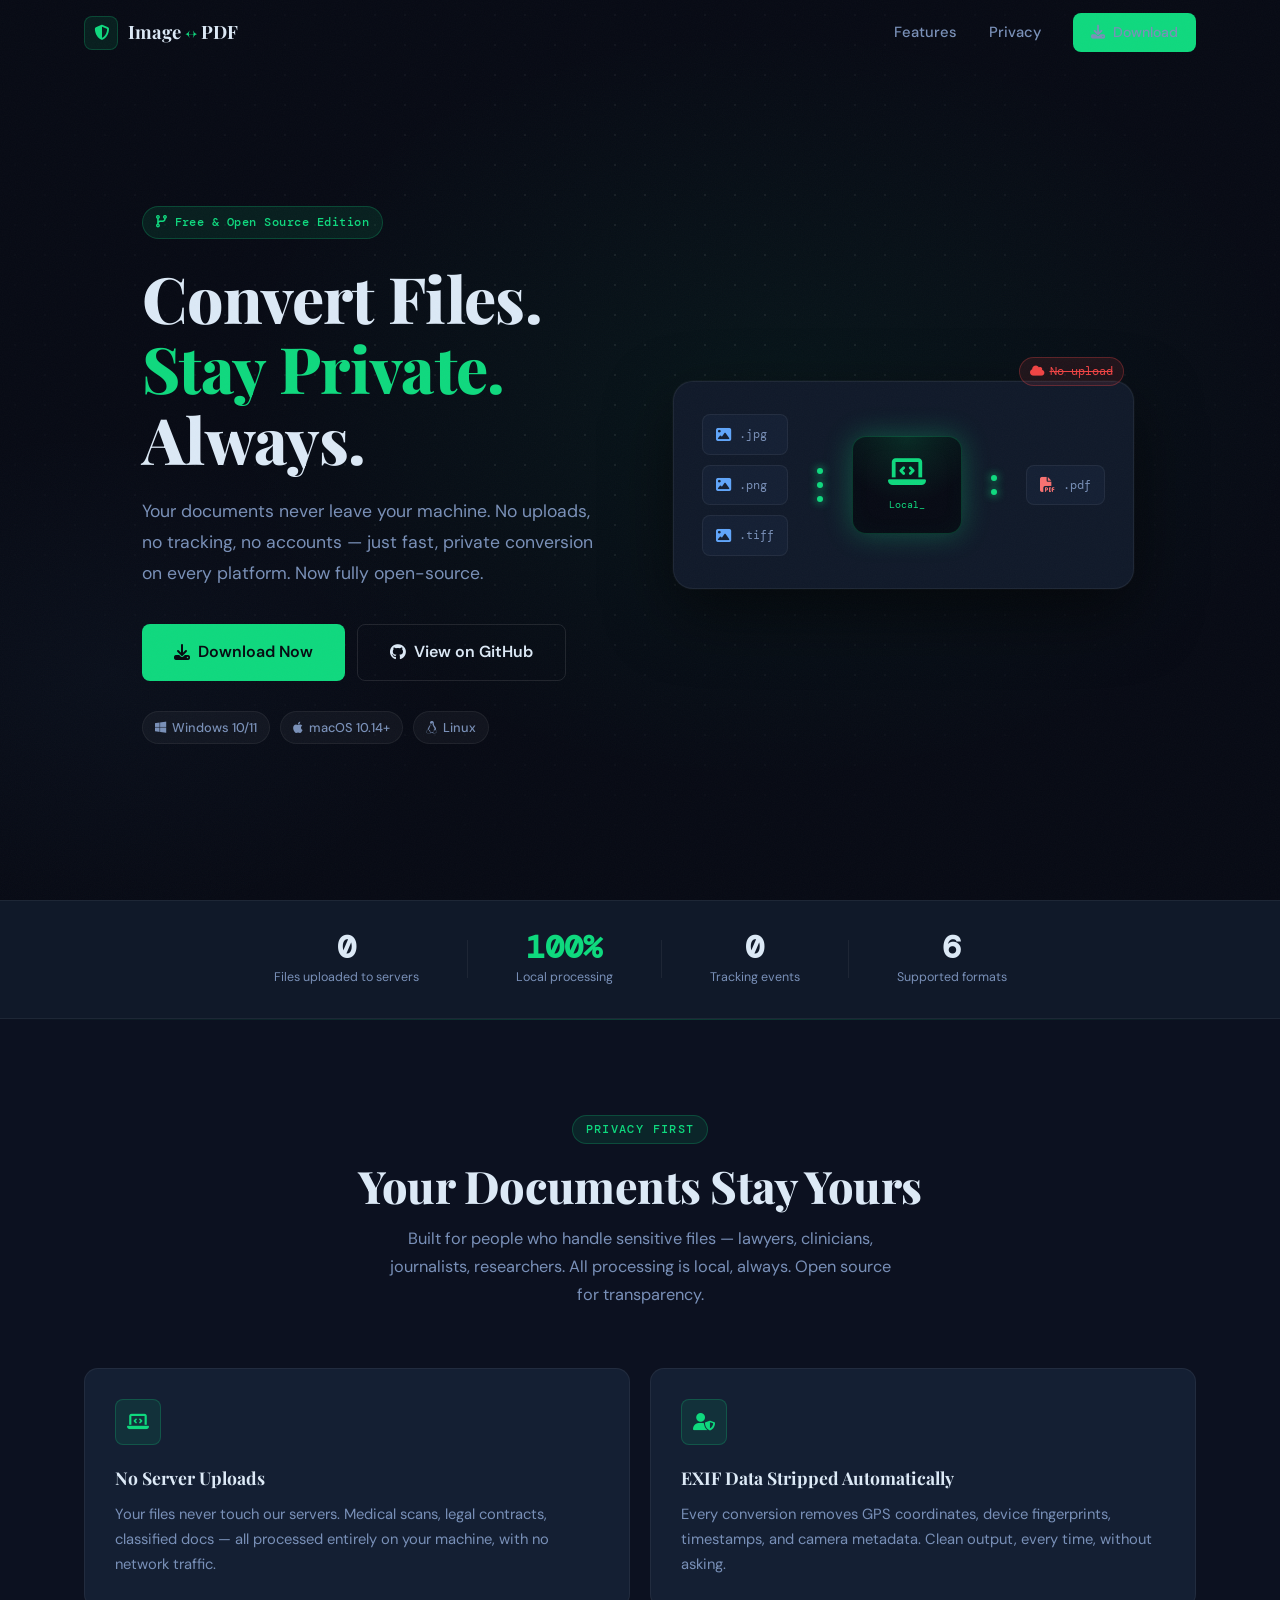
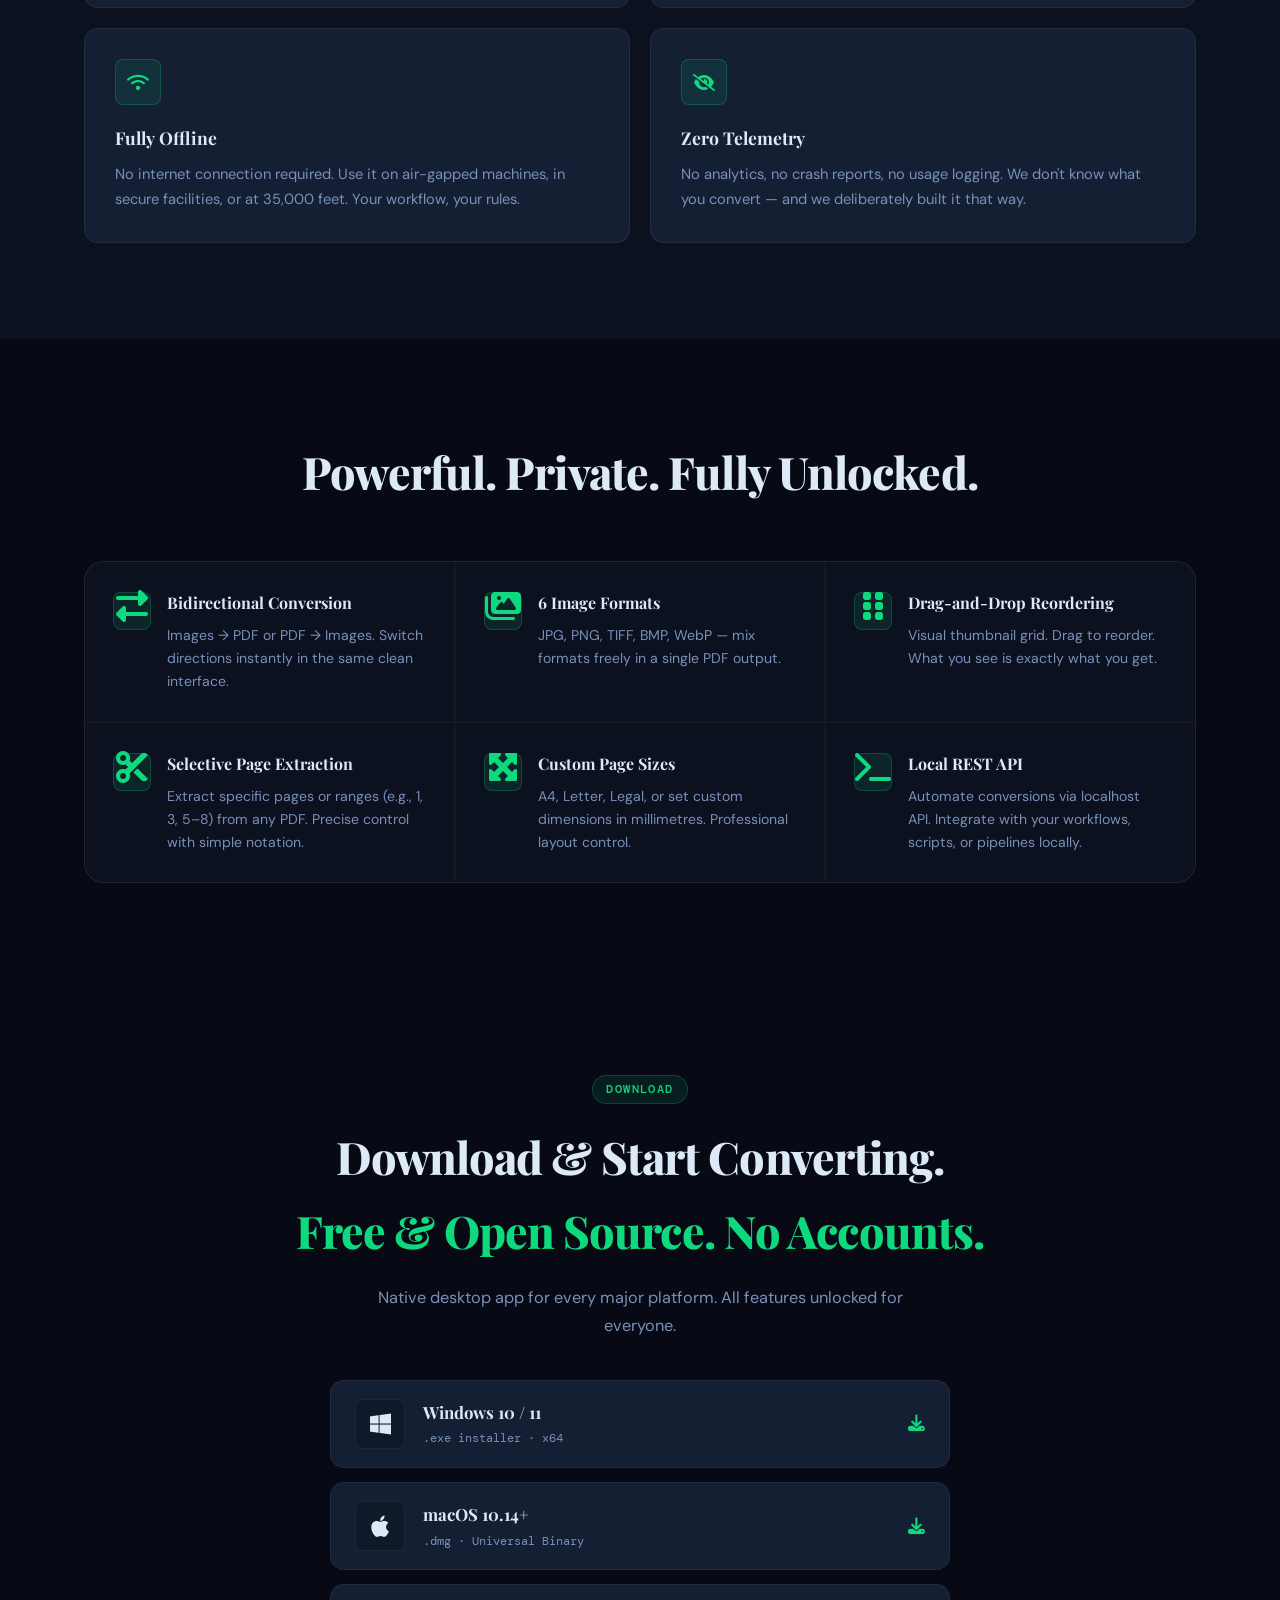
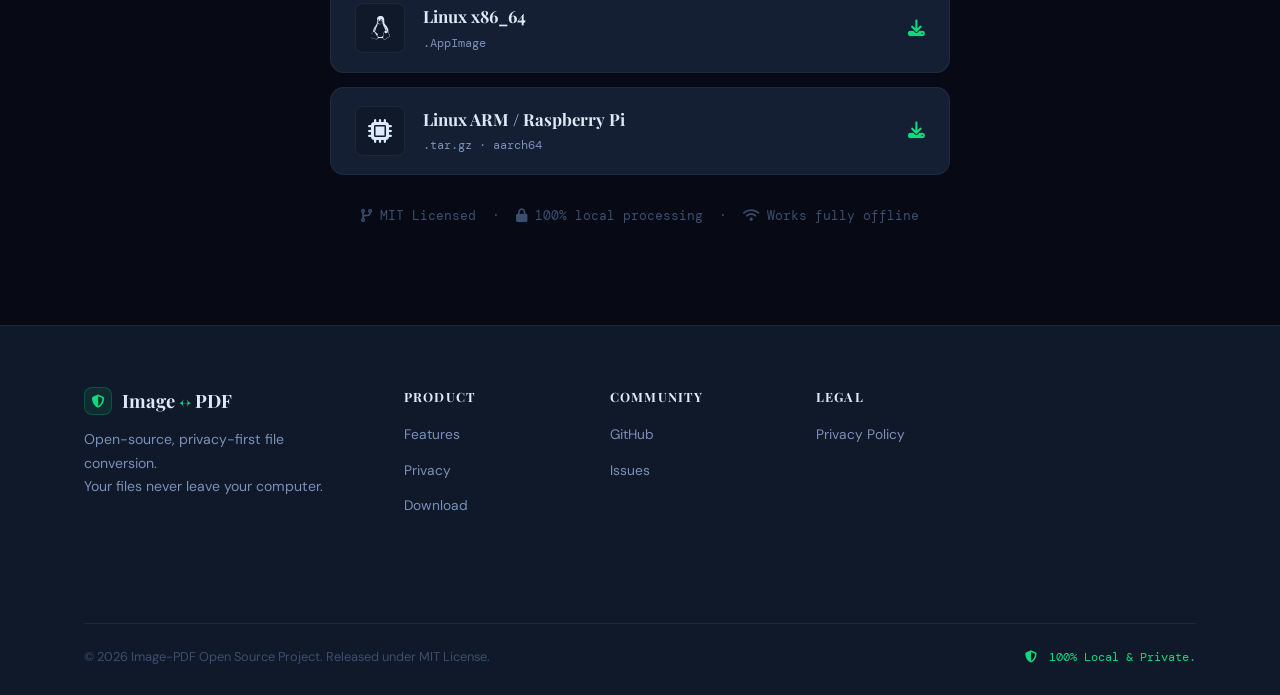
<file: landing-page/index.html>
<!DOCTYPE html>
<html lang="en">
<head>
    <meta charset="UTF-8">
    <meta name="viewport" content="width=device-width, initial-scale=1.0">
    <title>Image ↔ PDF Converter — Open Source. Private. Secure.</title>
    <link rel="preconnect" href="https://fonts.googleapis.com">
    <link rel="preconnect" href="https://fonts.gstatic.com" crossorigin>
    <link href="https://fonts.googleapis.com/css2?family=Playfair+Display:ital,wght@0,700;0,800;0,900;1,700&family=DM+Mono:wght@300;400;500&family=DM+Sans:ital,opsz,wght@0,9..40,400;0,9..40,500;0,9..40,600;1,9..40,400&display=swap" rel="stylesheet">
    <link rel="stylesheet" href="css/styles.css">
    <link rel="stylesheet" href="https://cdnjs.cloudflare.com/ajax/libs/font-awesome/6.4.0/css/all.min.css">
</head>
<body>

    <!-- ── NAVIGATION ── -->
    <nav class="navbar" id="navbar">
        <div class="container">
            <div class="nav-brand">
                <div class="brand-icon">
                    <i class="fas fa-shield-halved"></i>
                </div>
                <span class="brand-name">Image <span class="brand-arrow">↔</span> PDF</span>
            </div>
            <ul class="nav-menu" id="navMenu">
                <li><a href="#features">Features</a></li>
                <li><a href="#privacy">Privacy</a></li>
                <li><a href="#download" class="btn btn-primary nav-cta"><i class="fas fa-download"></i> Download</a></li>
            </ul>
            <button class="nav-toggle" id="navToggle" aria-label="Toggle menu">
                <span></span><span></span><span></span>
            </button>
        </div>
    </nav>

    <!-- ── HERO ── -->
    <section class="hero">
        <div class="hero-bg-pattern"></div>
        <div class="container">
            <div class="hero-layout">

                <!-- Left: copy -->
                <div class="hero-content">
                    <div class="hero-badge">
                        <i class="fas fa-code-branch"></i>
                        Free & Open Source Edition
                    </div>
                    <h1 class="hero-title">
                        Convert Files.<br>
                        <span class="accent">Stay Private.</span><br>
                        Always.
                    </h1>
                    <p class="hero-subtitle">
                        Your documents never leave your machine. No uploads,
                        no tracking, no accounts — just fast, private conversion
                        on every platform. Now fully open-source.
                    </p>
                    <div class="hero-actions">
                        <a href="#download" class="btn btn-primary btn-large">
                            <i class="fas fa-download"></i>
                            Download Now
                        </a>
                        <a href="https://github.com/viyer-1/imagepdf" class="btn btn-ghost btn-large">
                            <i class="fab fa-github"></i>
                            View on GitHub
                        </a>
                    </div>
                    <div class="hero-platforms">
                        <span class="platform-badge"><i class="fab fa-windows"></i> Windows 10/11</span>
                        <span class="platform-badge"><i class="fab fa-apple"></i> macOS 10.14+</span>
                        <span class="platform-badge"><i class="fab fa-linux"></i> Linux</span>
                    </div>
                </div>

                <!-- Right: diagram -->
                <div class="hero-visual">
                    <div class="visual-wrap">
                        <div class="no-cloud">
                            <i class="fas fa-cloud"></i>
                            <span class="slash">No upload</span>
                        </div>
                        <div class="flow-diagram">
                            <!-- Input images -->
                            <div class="flow-col">
                                <div class="flow-file img" style="--d:0s">
                                    <i class="fas fa-image"></i><span class="mono">.jpg</span>
                                </div>
                                <div class="flow-file img" style="--d:.15s">
                                    <i class="fas fa-image"></i><span class="mono">.png</span>
                                </div>
                                <div class="flow-file img" style="--d:.3s">
                                    <i class="fas fa-image"></i><span class="mono">.tiff</span>
                                </div>
                            </div>
                            <!-- Arrow in -->
                            <div class="flow-track">
                                <div class="flow-particle" style="--p:0"></div>
                                <div class="flow-particle" style="--p:1"></div>
                                <div class="flow-particle" style="--p:2"></div>
                            </div>
                            <!-- Machine -->
                            <div class="flow-machine">
                                <div class="machine-glow"></div>
                                <i class="fas fa-laptop-code"></i>
                                <span class="mono">Local<span class="blink">_</span></span>
                            </div>
                            <!-- Arrow out -->
                            <div class="flow-track">
                                <div class="flow-particle" style="--p:0"></div>
                                <div class="flow-particle" style="--p:1"></div>
                            </div>
                            <!-- Output PDF -->
                            <div class="flow-col">
                                <div class="flow-file pdf">
                                    <i class="fas fa-file-pdf"></i><span class="mono">.pdf</span>
                                </div>
                            </div>
                        </div>
                    </div>
                </div>

            </div>
        </div>
    </section>

    <!-- ── STATS BAR ── -->
    <div class="stats-bar">
        <div class="container">
            <div class="stats-grid">
                <div class="stat-item reveal">
                    <span class="stat-number mono">0</span>
                    <span class="stat-label">Files uploaded to servers</span>
                </div>
                <div class="stat-divider"></div>
                <div class="stat-item reveal" style="transition-delay:.1s">
                    <span class="stat-number mono accent">100%</span>
                    <span class="stat-label">Local processing</span>
                </div>
                <div class="stat-divider"></div>
                <div class="stat-item reveal" style="transition-delay:.2s">
                    <span class="stat-number mono">0</span>
                    <span class="stat-label">Tracking events</span>
                </div>
                <div class="stat-divider"></div>
                <div class="stat-item reveal" style="transition-delay:.3s">
                    <span class="stat-number mono">6</span>
                    <span class="stat-label">Supported formats</span>
                </div>
            </div>
        </div>
    </div>

    <!-- ── PRIVACY PROMISE ── -->
    <section id="privacy" class="privacy-section">
        <div class="container">
            <div class="section-header">
                <div class="section-tag">Privacy First</div>
                <h2>Your Documents Stay Yours</h2>
                <p class="section-sub">
                    Built for people who handle sensitive files — lawyers, clinicians, journalists, researchers.
                    All processing is local, always. Open source for transparency.
                </p>
            </div>
            <div class="privacy-grid">
                <div class="privacy-card reveal">
                    <div class="card-icon green">
                        <i class="fas fa-laptop-code"></i>
                    </div>
                    <h3>No Server Uploads</h3>
                    <p>Your files never touch our servers. Medical scans, legal contracts, classified docs — all processed entirely on your machine, with no network traffic.</p>
                </div>
                <div class="privacy-card reveal" style="transition-delay:.08s">
                    <div class="card-icon green">
                        <i class="fas fa-user-shield"></i>
                    </div>
                    <h3>EXIF Data Stripped Automatically</h3>
                    <p>Every conversion removes GPS coordinates, device fingerprints, timestamps, and camera metadata. Clean output, every time, without asking.</p>
                </div>
                <div class="privacy-card reveal" style="transition-delay:.16s">
                    <div class="card-icon green">
                        <i class="fas fa-wifi"></i>
                    </div>
                    <h3>Fully Offline</h3>
                    <p>No internet connection required. Use it on air-gapped machines, in secure facilities, or at 35,000 feet. Your workflow, your rules.</p>
                </div>
                <div class="privacy-card reveal" style="transition-delay:.24s">
                    <div class="card-icon green">
                        <i class="fas fa-eye-slash"></i>
                    </div>
                    <h3>Zero Telemetry</h3>
                    <p>No analytics, no crash reports, no usage logging. We don't know what you convert — and we deliberately built it that way.</p>
                </div>
            </div>
        </div>
    </section>

    <!-- ── FEATURES ── -->
    <section id="features" class="features-section">
        <div class="container">
            <h2>Powerful. Private. Fully Unlocked.</h2>
            <div class="features-grid-large">
                <div class="feature-item reveal">
                    <div class="feature-icon-wrap">
                        <i class="fas fa-exchange-alt"></i>
                    </div>
                    <div class="feature-body">
                        <h3>Bidirectional Conversion</h3>
                        <p>Images → PDF or PDF → Images. Switch directions instantly in the same clean interface.</p>
                    </div>
                </div>
                <div class="feature-item reveal" style="transition-delay:.06s">
                    <div class="feature-icon-wrap">
                        <i class="fas fa-images"></i>
                    </div>
                    <div class="feature-body">
                        <h3>6 Image Formats</h3>
                        <p>JPG, PNG, TIFF, BMP, WebP — mix formats freely in a single PDF output.</p>
                    </div>
                </div>
                <div class="feature-item reveal" style="transition-delay:.12s">
                    <div class="feature-icon-wrap">
                        <i class="fas fa-grip-vertical"></i>
                    </div>
                    <div class="feature-body">
                        <h3>Drag-and-Drop Reordering</h3>
                        <p>Visual thumbnail grid. Drag to reorder. What you see is exactly what you get.</p>
                    </div>
                </div>
                <div class="feature-item reveal" style="transition-delay:.18s">
                    <div class="feature-icon-wrap">
                        <i class="fas fa-scissors"></i>
                    </div>
                    <div class="feature-body">
                        <h3>Selective Page Extraction</h3>
                        <p>Extract specific pages or ranges (e.g., 1, 3, 5–8) from any PDF. Precise control with simple notation.</p>
                    </div>
                </div>
                <div class="feature-item reveal" style="transition-delay:.24s">
                    <div class="feature-icon-wrap">
                        <i class="fas fa-expand-arrows-alt"></i>
                    </div>
                    <div class="feature-body">
                        <h3>Custom Page Sizes</h3>
                        <p>A4, Letter, Legal, or set custom dimensions in millimetres. Professional layout control.</p>
                    </div>
                </div>
                <div class="feature-item reveal" style="transition-delay:.30s">
                    <div class="feature-icon-wrap">
                        <i class="fas fa-terminal"></i>
                    </div>
                    <div class="feature-body">
                        <h3>Local REST API</h3>
                        <p>Automate conversions via localhost API. Integrate with your workflows, scripts, or pipelines locally.</p>
                    </div>
                </div>
            </div>
        </div>
    </section>

    <!-- ── DOWNLOAD ── -->
    <section id="download" class="download-section">
        <div class="container">
            <div class="section-tag">Download</div>
            <h2>Download & Start Converting.<br><span class="accent">Free & Open Source. No Accounts.</span></h2>
            <p class="section-sub" style="max-width:540px;margin:16px auto 0;">
                Native desktop app for every major platform. All features unlocked for everyone.
            </p>

            <div class="download-grid">
                <a href="#" class="download-card reveal">
                    <div class="download-os-icon"><i class="fab fa-windows"></i></div>
                    <div class="download-info">
                        <span class="download-name">Windows 10 / 11</span>
                        <span class="download-desc">.exe installer &middot; x64</span>
                    </div>
                    <i class="fas fa-download download-arrow"></i>
                </a>
                <a href="#" class="download-card reveal" style="transition-delay:.06s">
                    <div class="download-os-icon"><i class="fab fa-apple"></i></div>
                    <div class="download-info">
                        <span class="download-name">macOS 10.14+</span>
                        <span class="download-desc">.dmg &middot; Universal Binary</span>
                    </div>
                    <i class="fas fa-download download-arrow"></i>
                </a>
                <a href="#" class="download-card reveal" style="transition-delay:.12s">
                    <div class="download-os-icon"><i class="fab fa-linux"></i></div>
                    <div class="download-info">
                        <span class="download-name">Linux x86_64</span>
                        <span class="download-desc">.AppImage</span>
                    </div>
                    <i class="fas fa-download download-arrow"></i>
                </a>
                <a href="#" class="download-card reveal" style="transition-delay:.18s">
                    <div class="download-os-icon"><i class="fas fa-microchip"></i></div>
                    <div class="download-info">
                        <span class="download-name">Linux ARM / Raspberry Pi</span>
                        <span class="download-desc">.tar.gz &middot; aarch64</span>
                    </div>
                    <i class="fas fa-download download-arrow"></i>
                </a>
            </div>

            <p class="download-note">
                <i class="fas fa-code-branch"></i> MIT Licensed &nbsp;&middot;&nbsp;
                <i class="fas fa-lock"></i> 100% local processing &nbsp;&middot;&nbsp;
                <i class="fas fa-wifi"></i> Works fully offline
            </p>
        </div>
    </section>

    <!-- ── FOOTER ── -->
    <footer class="footer">
        <div class="container">
            <div class="footer-top">
                <div class="footer-brand">
                    <div class="nav-brand">
                        <div class="brand-icon small">
                            <i class="fas fa-shield-halved"></i>
                        </div>
                        <span class="brand-name">Image <span class="brand-arrow">↔</span> PDF</span>
                    </div>
                    <p class="footer-tagline">
                        Open-source, privacy-first file conversion.<br>
                        Your files never leave your computer.
                    </p>
                </div>
                <div class="footer-links">
                    <div class="footer-col">
                        <h4>Product</h4>
                        <ul>
                            <li><a href="#features">Features</a></li>
                            <li><a href="#privacy">Privacy</a></li>
                            <li><a href="#download">Download</a></li>
                        </ul>
                    </div>
                    <div class="footer-col">
                        <h4>Community</h4>
                        <ul>
                            <li><a href="https://github.com/viyer-1/imagepdf">GitHub</a></li>
                            <li><a href="https://github.com/viyer-1/imagepdf/issues">Issues</a></li>
                        </ul>
                    </div>
                    <div class="footer-col">
                        <h4>Legal</h4>
                        <ul>
                            <li><a href="privacy.html">Privacy Policy</a></li>
                        </ul>
                    </div>
                </div>
            </div>
            <div class="footer-bottom">
                <p>&copy; 2026 Image-PDF Open Source Project. Released under MIT License.</p>
                <p class="footer-privacy-note"><i class="fas fa-shield-halved"></i> 100% Local & Private.</p>
            </div>
        </div>
    </footer>

    <script>
        // ── Navbar scroll effect ──
        const navbar = document.getElementById('navbar');
        window.addEventListener('scroll', () => {
            navbar.classList.toggle('scrolled', window.scrollY > 40);
        }, { passive: true });

        // ── Mobile nav toggle ──
        const navToggle = document.getElementById('navToggle');
        const navMenu   = document.getElementById('navMenu');
        navToggle.addEventListener('click', () => {
            navMenu.classList.toggle('open');
            navToggle.classList.toggle('open');
        });
        navMenu.querySelectorAll('a').forEach(a => {
            a.addEventListener('click', () => {
                navMenu.classList.remove('open');
                navToggle.classList.remove('open');
            });
        });

        // ── Scroll-reveal (IntersectionObserver) ──
        const revealObserver = new IntersectionObserver((entries) => {
            entries.forEach(entry => {
                if (entry.isIntersecting) entry.target.classList.add('visible');
            });
        }, { threshold: 0.1, rootMargin: '0px 0px -40px 0px' });
        document.querySelectorAll('.reveal, .stat-item').forEach(el => revealObserver.observe(el));

    </script>
</body>
</html>
</file>
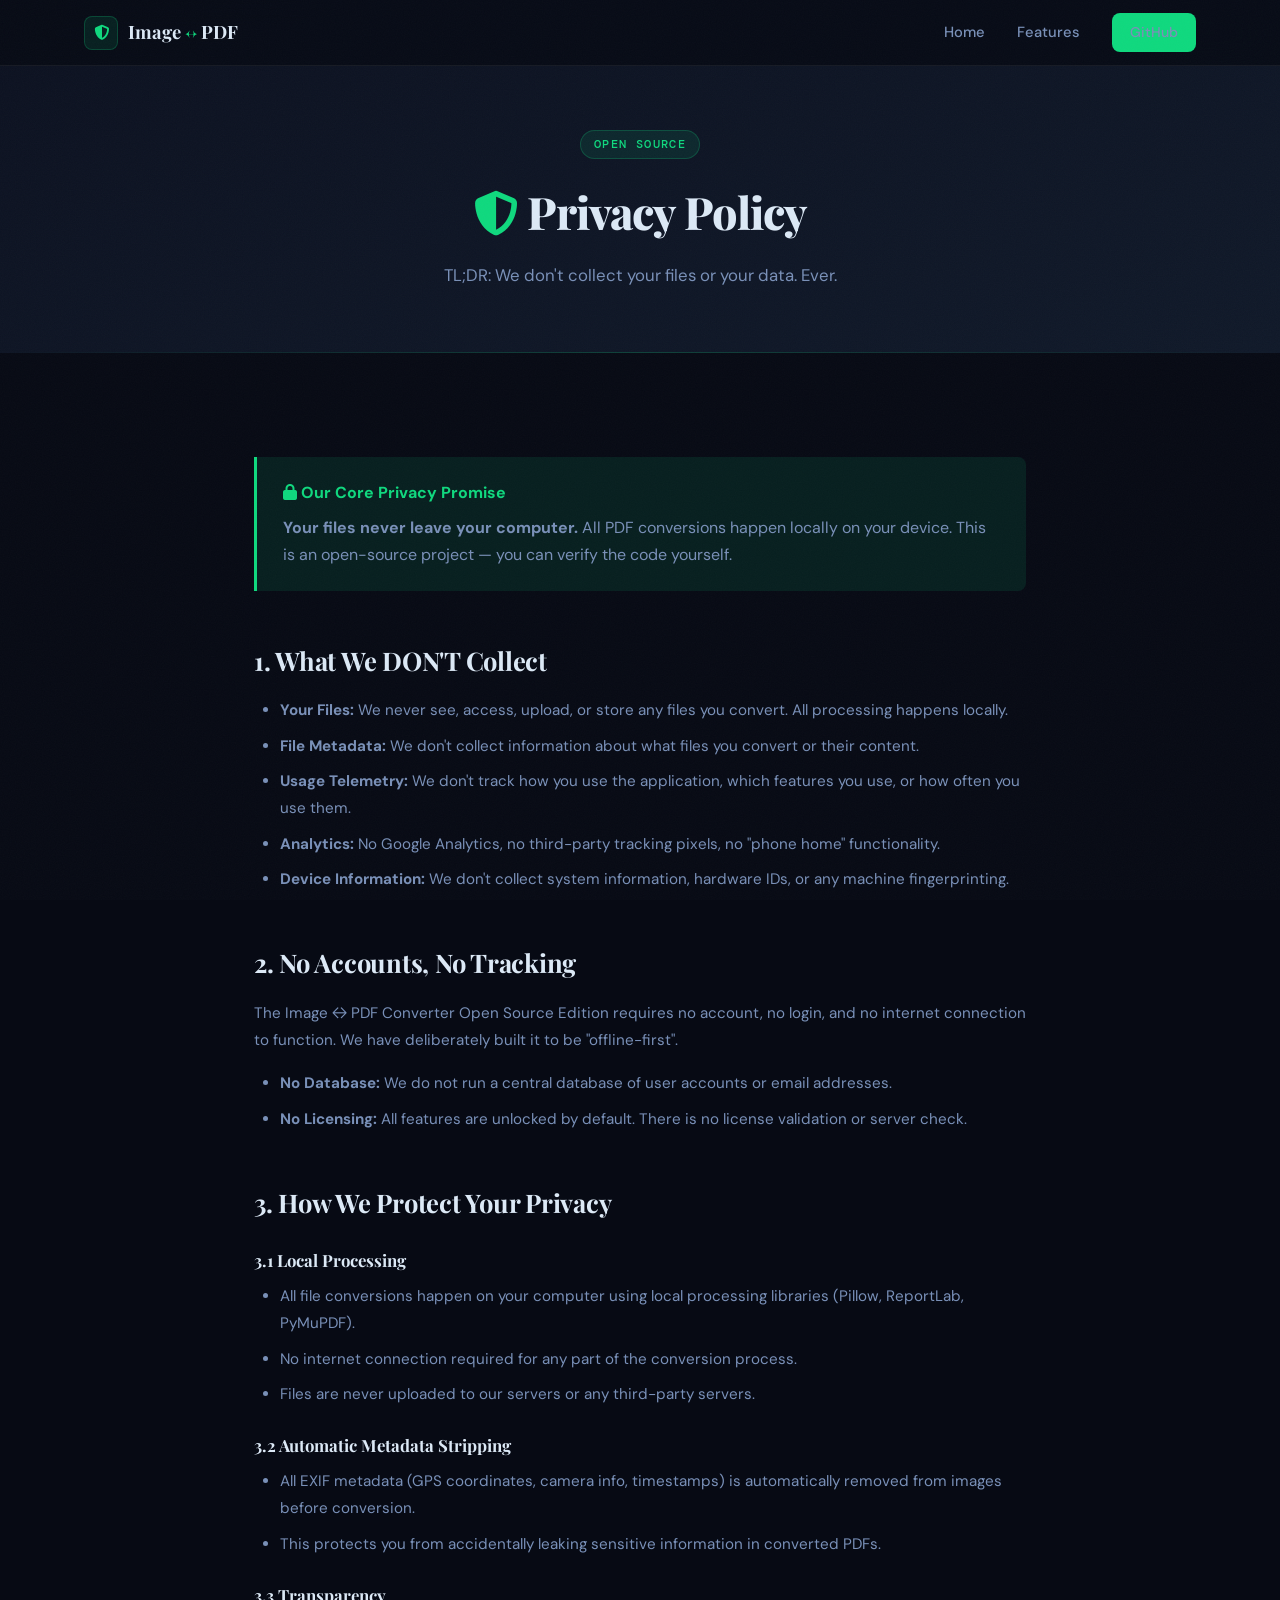
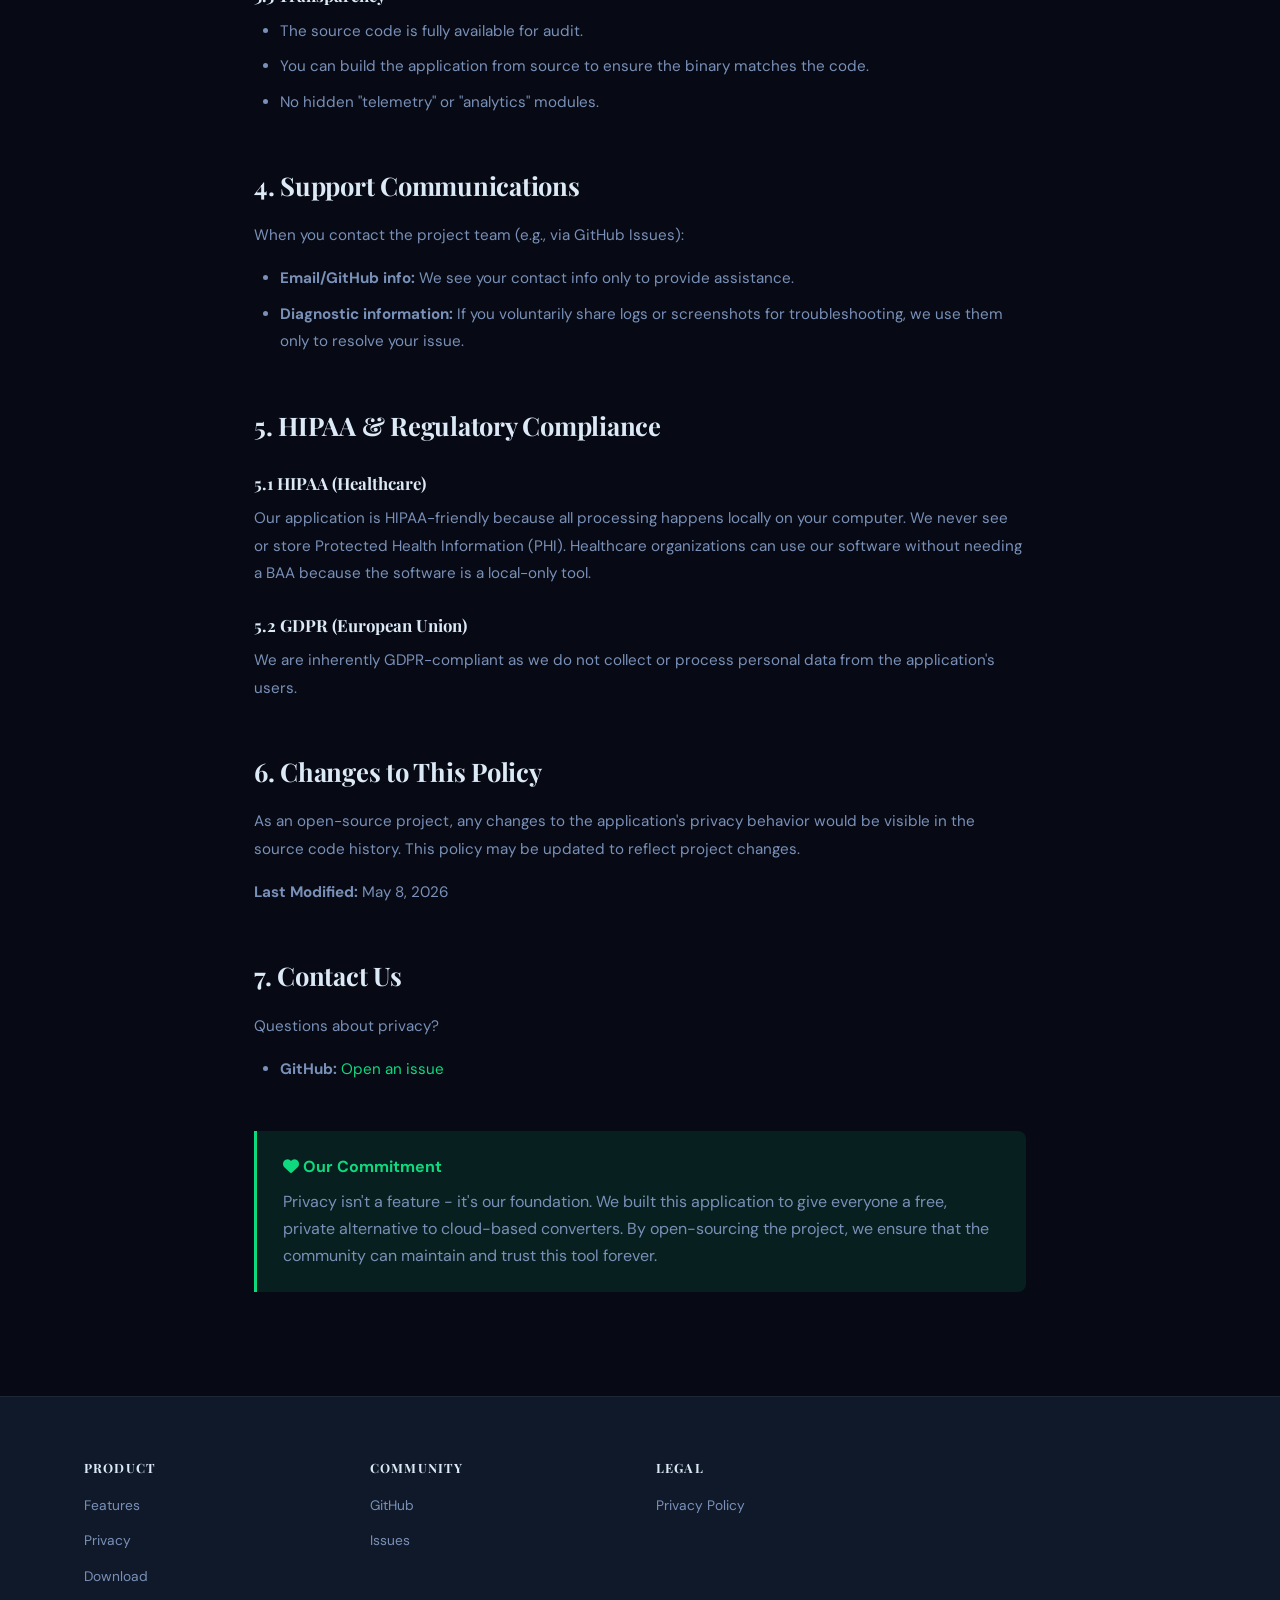
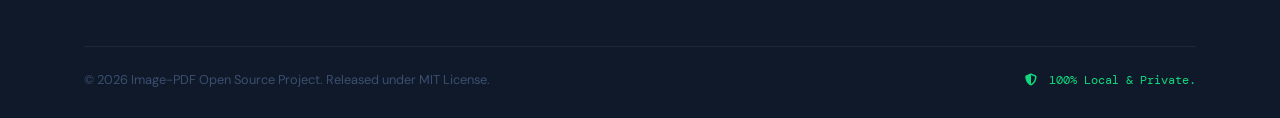
<file: landing-page/privacy.html>
<!DOCTYPE html>
<html lang="en">
<head>
    <meta charset="UTF-8">
    <meta name="viewport" content="width=device-width, initial-scale=1.0">
    <title>Privacy Policy — Image ↔ PDF Converter</title>
    <link rel="preconnect" href="https://fonts.googleapis.com">
    <link rel="preconnect" href="https://fonts.gstatic.com" crossorigin>
    <link href="https://fonts.googleapis.com/css2?family=Playfair+Display:ital,wght@0,700;0,800;0,900;1,700&family=DM+Mono:wght@300;400;500&family=DM+Sans:ital,opsz,wght@0,9..40,400;0,9..40,500;0,9..40,600;1,9..40,400&display=swap" rel="stylesheet">
    <link rel="stylesheet" href="css/styles.css">
    <link rel="stylesheet" href="https://cdnjs.cloudflare.com/ajax/libs/font-awesome/6.4.0/css/all.min.css">
    <style>
        .policy-hero {
            background: linear-gradient(160deg, var(--bg-dark) 0%, var(--bg-surface) 100%);
            color: var(--text);
            padding: calc(var(--nav-h) + 64px) 0 64px;
            text-align: center;
            position: relative;
        }
        .policy-hero::after {
            content: '';
            position: absolute;
            bottom: 0; left: 0; right: 0;
            height: 1px;
            background: linear-gradient(90deg, transparent, var(--border-accent), transparent);
        }
        .policy-hero h1 {
            font-family: var(--font-display);
            font-size: 2.8rem;
            font-weight: 800;
            letter-spacing: -0.02em;
            margin-bottom: 0.8rem;
        }
        .policy-hero p { color: var(--text-sub); font-size: 1.05rem; }

        .policy-content {
            padding: 72px 0;
            max-width: 820px;
            margin: 0 auto;
        }
        .policy-highlight {
            background: var(--accent-dim);
            border-left: 3px solid var(--accent);
            padding: 1.4rem 1.6rem;
            margin: 2rem 0;
            border-radius: 0 var(--radius-s) var(--radius-s) 0;
        }
        .policy-highlight h3 { color: var(--accent); margin-bottom: 0.5rem; font-size: 1rem; }
        .policy-highlight p  { color: var(--text-sub); line-height: 1.7; margin: 0; }

        .policy-section { margin: 3rem 0; }
        .policy-section h2 {
            font-family: var(--font-display);
            color: var(--text);
            margin-bottom: 1rem;
            font-size: 1.6rem;
            font-weight: 700;
            letter-spacing: -0.01em;
        }
        .policy-section h3 {
            font-family: var(--font-display);
            color: var(--text);
            margin-top: 1.5rem;
            margin-bottom: 0.5rem;
            font-size: 1.05rem;
            font-weight: 700;
        }
        .policy-section p,
        .policy-section ul {
            color: var(--text-sub);
            line-height: 1.8;
            margin-bottom: 1rem;
            font-size: 0.95rem;
        }
        .policy-section ul { padding-left: 1.6rem; }
        .policy-section li { margin-bottom: 0.5rem; }
        .policy-section a  { color: var(--accent); text-decoration: none; }
        .policy-section a:hover { text-decoration: underline; }
    </style>
</head>
<body>

    <!-- Navigation -->
    <nav class="navbar scrolled" id="navbar">
        <div class="container">
            <div class="nav-brand">
                <div class="brand-icon">
                    <i class="fas fa-shield-halved"></i>
                </div>
                <span class="brand-name">Image <span class="brand-arrow">↔</span> PDF</span>
            </div>
            <ul class="nav-menu" id="navMenu">
                <li><a href="index.html">Home</a></li>
                <li><a href="index.html#features">Features</a></li>
                <li><a href="https://github.com/viyer-1/imagepdf" class="btn btn-primary nav-cta">GitHub</a></li>
            </ul>
            <button class="nav-toggle" id="navToggle" aria-label="Toggle menu">
                <span></span><span></span><span></span>
            </button>
        </div>
    </nav>

    <!-- Hero -->
    <section class="policy-hero">
        <div class="container">
            <div class="section-tag" style="margin-bottom:16px">Open Source</div>
            <h1><i class="fas fa-shield-halved" style="color:var(--accent)"></i> Privacy Policy</h1>
            <p>TL;DR: We don't collect your files or your data. Ever.</p>
        </div>
    </section>

    <!-- Policy Content -->
    <section class="policy-content">
        <div class="container">
            <div class="policy-highlight">
                <h3><i class="fas fa-lock"></i> Our Core Privacy Promise</h3>
                <p><strong>Your files never leave your computer.</strong> All PDF conversions happen locally on your device. This is an open-source project — you can verify the code yourself.</p>
            </div>

            <div class="policy-section">
                <h2>1. What We DON'T Collect</h2>
                <ul>
                    <li><strong>Your Files:</strong> We never see, access, upload, or store any files you convert. All processing happens locally.</li>
                    <li><strong>File Metadata:</strong> We don't collect information about what files you convert or their content.</li>
                    <li><strong>Usage Telemetry:</strong> We don't track how you use the application, which features you use, or how often you use them.</li>
                    <li><strong>Analytics:</strong> No Google Analytics, no third-party tracking pixels, no "phone home" functionality.</li>
                    <li><strong>Device Information:</strong> We don't collect system information, hardware IDs, or any machine fingerprinting.</li>
                </ul>
            </div>

            <div class="policy-section">
                <h2>2. No Accounts, No Tracking</h2>
                <p>The Image ↔ PDF Converter Open Source Edition requires no account, no login, and no internet connection to function. We have deliberately built it to be "offline-first".</p>
                <ul>
                    <li><strong>No Database:</strong> We do not run a central database of user accounts or email addresses.</li>
                    <li><strong>No Licensing:</strong> All features are unlocked by default. There is no license validation or server check.</li>
                </ul>
            </div>

            <div class="policy-section">
                <h2>3. How We Protect Your Privacy</h2>

                <h3>3.1 Local Processing</h3>
                <ul>
                    <li>All file conversions happen on your computer using local processing libraries (Pillow, ReportLab, PyMuPDF).</li>
                    <li>No internet connection required for any part of the conversion process.</li>
                    <li>Files are never uploaded to our servers or any third-party servers.</li>
                </ul>

                <h3>3.2 Automatic Metadata Stripping</h3>
                <ul>
                    <li>All EXIF metadata (GPS coordinates, camera info, timestamps) is automatically removed from images before conversion.</li>
                    <li>This protects you from accidentally leaking sensitive information in converted PDFs.</li>
                </ul>

                <h3>3.3 Transparency</h3>
                <ul>
                    <li>The source code is fully available for audit.</li>
                    <li>You can build the application from source to ensure the binary matches the code.</li>
                    <li>No hidden "telemetry" or "analytics" modules.</li>
                </ul>
            </div>

            <div class="policy-section">
                <h2>4. Support Communications</h2>
                <p>When you contact the project team (e.g., via GitHub Issues):</p>
                <ul>
                    <li><strong>Email/GitHub info:</strong> We see your contact info only to provide assistance.</li>
                    <li><strong>Diagnostic information:</strong> If you voluntarily share logs or screenshots for troubleshooting, we use them only to resolve your issue.</li>
                </ul>
            </div>

            <div class="policy-section">
                <h2>5. HIPAA & Regulatory Compliance</h2>

                <h3>5.1 HIPAA (Healthcare)</h3>
                <p>Our application is HIPAA-friendly because all processing happens locally on your computer. We never see or store Protected Health Information (PHI). Healthcare organizations can use our software without needing a BAA because the software is a local-only tool.</p>

                <h3>5.2 GDPR (European Union)</h3>
                <p>We are inherently GDPR-compliant as we do not collect or process personal data from the application's users.</p>
            </div>

            <div class="policy-section">
                <h2>6. Changes to This Policy</h2>
                <p>As an open-source project, any changes to the application's privacy behavior would be visible in the source code history. This policy may be updated to reflect project changes.</p>
                <p><strong>Last Modified:</strong> May 8, 2026</p>
            </div>

            <div class="policy-section">
                <h2>7. Contact Us</h2>
                <p>Questions about privacy?</p>
                <ul>
                    <li><strong>GitHub:</strong> <a href="https://github.com/viyer-1/imagepdf/issues">Open an issue</a></li>
                </ul>
            </div>

            <div class="policy-highlight">
                <h3><i class="fas fa-heart"></i> Our Commitment</h3>
                <p>Privacy isn't a feature - it's our foundation. We built this application to give everyone a free, private alternative to cloud-based converters. By open-sourcing the project, we ensure that the community can maintain and trust this tool forever.</p>
            </div>
        </div>
    </section>

    <!-- Footer -->
    <footer class="footer">
        <div class="container">
            <div class="footer-grid">
                <div class="footer-col">
                    <h4>Product</h4>
                    <ul>
                        <li><a href="index.html#features">Features</a></li>
                        <li><a href="index.html#privacy">Privacy</a></li>
                        <li><a href="index.html#download">Download</a></li>
                    </ul>
                </div>
                <div class="footer-col">
                    <h4>Community</h4>
                    <ul>
                        <li><a href="https://github.com/viyer-1/imagepdf">GitHub</a></li>
                        <li><a href="https://github.com/viyer-1/imagepdf/issues">Issues</a></li>
                    </ul>
                </div>
                <div class="footer-col">
                    <h4>Legal</h4>
                    <ul>
                        <li><a href="privacy.html">Privacy Policy</a></li>
                    </ul>
                </div>
            </div>
            <div class="footer-bottom">
                <p>&copy; 2026 Image-PDF Open Source Project. Released under MIT License.</p>
                <p class="footer-privacy-note"><i class="fas fa-shield-halved"></i> 100% Local & Private.</p>
            </div>
        </div>
    </footer>

    <script>
        const navToggle = document.getElementById('navToggle');
        const navMenu   = document.getElementById('navMenu');
        navToggle.addEventListener('click', () => {
            navMenu.classList.toggle('open');
            navToggle.classList.toggle('open');
        });
    </script>
</body>
</html>
</file>
<file: landing-page/css/styles.css>
/* ================================================================
   Image ↔ PDF Converter — Landing Page Styles
   Aesthetic: Digital Vault — dark, precise, security-focused
   Fonts: Syne (display) · DM Sans (body) · DM Mono (technical)
   ================================================================ */

/* === DESIGN TOKENS === */
:root {
  /* Backgrounds */
  --bg-deep:    #070a14;
  --bg-dark:    #0c1120;
  --bg-surface: #101929;
  --bg-card:    #141f33;
  --bg-card-2:  #192540;

  /* Accent — emerald (trust, security) */
  --accent:       #0fd97e;
  --accent-dim:   rgba(15, 217, 126, 0.10);
  --accent-mid:   rgba(15, 217, 126, 0.20);
  --accent-glow:  rgba(15, 217, 126, 0.30);
  --accent-bright:#22ff97;

  /* Gold — lifetime / best value */
  --gold:       #f59e0b;
  --gold-dim:   rgba(245, 158, 11, 0.10);
  --gold-glow:  rgba(245, 158, 11, 0.28);

  /* Danger */
  --danger:     #ef4444;
  --danger-dim: rgba(239, 68, 68, 0.10);

  /* Text */
  --text:       #dce9f6;
  --text-sub:   #7990b8;
  --text-muted: #3a4f70;

  /* Borders */
  --border:        rgba(255, 255, 255, 0.06);
  --border-light:  rgba(255, 255, 255, 0.10);
  --border-accent: rgba(15, 217, 126, 0.22);

  /* Typography */
  --font-display: 'Playfair Display', serif;
  --font-body:    'DM Sans', sans-serif;
  --font-mono:    'DM Mono', monospace;

  /* Sizing */
  --nav-h:    66px;
  --radius-s: 8px;
  --radius:   14px;
  --radius-l: 20px;
  --ease:     cubic-bezier(0.4, 0, 0.2, 1);

  /* Legacy variable aliases (used in privacy.html / vs-competitors.html) */
  --navy:       var(--bg-deep);
  --green:      var(--accent);
  --blue:       #4a8bc4;
  --light-gray: var(--bg-card);
  --text-dark:  var(--text);
  --text-light: var(--text-sub);
  --white:      #dce9f6;
}

/* === RESET === */
*, *::before, *::after { box-sizing: border-box; margin: 0; padding: 0; }
html { scroll-behavior: smooth; }

body {
  font-family: var(--font-body);
  background: var(--bg-deep);
  color: var(--text);
  line-height: 1.65;
  -webkit-font-smoothing: antialiased;
  overflow-x: hidden;
}

/* Subtle grain texture */
body::after {
  content: '';
  position: fixed;
  inset: 0;
  background-image: url("data:image/svg+xml,%3Csvg xmlns='http://www.w3.org/2000/svg' width='300' height='300'%3E%3Cfilter id='n'%3E%3CfeTurbulence type='fractalNoise' baseFrequency='0.85' numOctaves='4' stitchTiles='stitch'/%3E%3C/filter%3E%3Crect width='300' height='300' filter='url(%23n)' opacity='0.028'/%3E%3C/svg%3E");
  pointer-events: none;
  z-index: 9999;
}

a { color: inherit; }

/* === LAYOUT === */
.container {
  max-width: 1160px;
  margin: 0 auto;
  padding: 0 24px;
}

/* === TYPOGRAPHY UTILITIES === */
.mono   { font-family: var(--font-mono); }
.accent { color: var(--accent); }

/* === NAVBAR === */
.navbar {
  position: fixed;
  top: 0; left: 0; right: 0;
  z-index: 1000;
  height: var(--nav-h);
  background: transparent;
  border-bottom: 1px solid transparent;
  transition: background 0.3s var(--ease), border-color 0.3s var(--ease),
              backdrop-filter 0.3s var(--ease);
}
.navbar.scrolled {
  background: rgba(7, 10, 20, 0.82);
  backdrop-filter: blur(24px);
  -webkit-backdrop-filter: blur(24px);
  border-bottom-color: var(--border);
}
.navbar .container {
  display: flex;
  align-items: center;
  justify-content: space-between;
  height: 100%;
}

/* Brand */
.nav-brand {
  display: flex;
  align-items: center;
  gap: 10px;
  text-decoration: none;
}
.brand-icon {
  width: 34px; height: 34px;
  background: var(--accent-dim);
  border: 1px solid var(--border-accent);
  border-radius: 8px;
  display: flex; align-items: center; justify-content: center;
  color: var(--accent);
  font-size: 0.95rem;
  transition: box-shadow 0.25s;
}
.brand-icon:hover { box-shadow: 0 0 12px var(--accent-glow); }
.brand-icon.small { width: 28px; height: 28px; font-size: 0.82rem; }
.brand-name {
  font-family: var(--font-display);
  font-size: 1.15rem;
  font-weight: 700;
  color: var(--text);
}
.brand-arrow { color: var(--accent); }

/* Nav menu */
.nav-menu {
  display: flex;
  list-style: none;
  align-items: center;
  gap: 2rem;
}
.nav-menu a {
  color: var(--text-sub);
  text-decoration: none;
  font-size: 0.92rem;
  font-weight: 500;
  transition: color 0.2s;
}
.nav-menu a:hover { color: var(--text); }

/* Mobile toggle */
.nav-toggle {
  display: none;
  flex-direction: column;
  gap: 5px;
  background: none;
  border: none;
  cursor: pointer;
  padding: 4px;
}
.nav-toggle span {
  display: block;
  width: 22px; height: 2px;
  background: var(--text);
  border-radius: 2px;
  transition: all 0.25s var(--ease);
}
.nav-toggle.open span:nth-child(1) { transform: translateY(7px) rotate(45deg); }
.nav-toggle.open span:nth-child(2) { opacity: 0; }
.nav-toggle.open span:nth-child(3) { transform: translateY(-7px) rotate(-45deg); }

/* === BUTTONS === */
.btn {
  display: inline-flex;
  align-items: center;
  gap: 8px;
  padding: 11px 22px;
  border-radius: var(--radius-s);
  font-family: var(--font-body);
  font-size: 0.92rem;
  font-weight: 600;
  text-decoration: none;
  cursor: pointer;
  border: none;
  transition: all 0.22s var(--ease);
  white-space: nowrap;
}
.btn-primary {
  background: var(--accent);
  color: #060a10;
}
.btn-primary:hover {
  background: var(--accent-bright);
  transform: translateY(-2px);
  box-shadow: 0 8px 28px var(--accent-glow);
}
.btn-ghost {
  background: transparent;
  color: var(--text);
  border: 1px solid var(--border-light);
}
.btn-ghost:hover {
  background: rgba(255,255,255,0.05);
  border-color: rgba(255,255,255,0.18);
}
.btn-outline {
  background: transparent;
  color: var(--accent);
  border: 1px solid var(--border-accent);
}
.btn-outline:hover {
  background: var(--accent-dim);
  box-shadow: 0 4px 18px var(--accent-glow);
}
.btn-outline-accent { /* alias used in pricing */
  background: transparent;
  color: var(--accent);
  border: 1px solid var(--border-accent);
}
.btn-outline-accent:hover {
  background: var(--accent-dim);
  box-shadow: 0 4px 18px var(--accent-glow);
}
.btn-secondary {
  background: var(--accent);
  color: #060a10;
}
.btn-secondary:hover {
  background: var(--accent-bright);
  transform: translateY(-2px);
  box-shadow: 0 8px 28px var(--accent-glow);
}
.btn-gold {
  background: var(--gold);
  color: #060a10;
}
.btn-gold:hover {
  filter: brightness(1.12);
  transform: translateY(-2px);
  box-shadow: 0 8px 28px var(--gold-glow);
}
.btn-large { padding: 14px 32px; font-size: 1rem; }
.nav-cta   { padding: 8px 18px !important; font-size: 0.88rem !important; }

/* === HERO === */
.hero {
  position: relative;
  padding: calc(var(--nav-h) + 80px) 0 96px;
  min-height: 100vh;
  display: flex;
  align-items: center;
  overflow: hidden;
}
/* Dot-grid pattern */
.hero::before {
  content: '';
  position: absolute;
  inset: 0;
  background-image: radial-gradient(rgba(255,255,255,0.07) 1px, transparent 1px);
  background-size: 30px 30px;
  mask-image: radial-gradient(ellipse 80% 80% at 50% 40%, black 20%, transparent 75%);
  -webkit-mask-image: radial-gradient(ellipse 80% 80% at 50% 40%, black 20%, transparent 75%);
}
/* Ambient glow */
.hero-bg-pattern {
  position: absolute;
  inset: 0;
  background:
    radial-gradient(ellipse 65% 65% at 60% 45%, rgba(15,217,126,0.055) 0%, transparent 65%),
    radial-gradient(ellipse 50% 50% at 8% 75%,  rgba(74,139,196,0.04) 0%, transparent 55%);
  pointer-events: none;
}
.hero .container { position: relative; z-index: 1; }

/* Hero split layout */
.hero-layout {
  display: grid;
  grid-template-columns: 1fr 1fr;
  gap: 56px;
  align-items: center;
}

/* Hero content */
.hero-badge {
  display: inline-flex;
  align-items: center;
  gap: 7px;
  background: var(--accent-dim);
  border: 1px solid var(--border-accent);
  color: var(--accent);
  font-family: var(--font-mono);
  font-size: 0.78rem;
  font-weight: 500;
  letter-spacing: 0.04em;
  padding: 5px 13px;
  border-radius: 100px;
  margin-bottom: 24px;
  animation: fadeInDown 0.6s ease both;
}
.hero-title {
  font-family: var(--font-display);
  font-size: clamp(2.8rem, 5vw, 4.6rem);
  font-weight: 800;
  line-height: 1.1;
  letter-spacing: -0.01em;
  margin-bottom: 22px;
  animation: fadeInUp 0.7s ease 0.1s both;
}
.hero-subtitle {
  font-size: 1.1rem;
  color: var(--text-sub);
  max-width: 470px;
  line-height: 1.75;
  margin-bottom: 36px;
  animation: fadeInUp 0.7s ease 0.2s both;
}
.hero-actions {
  display: flex;
  gap: 12px;
  flex-wrap: wrap;
  margin-bottom: 30px;
  animation: fadeInUp 0.7s ease 0.3s both;
}
.hero-platforms {
  display: flex;
  gap: 10px;
  flex-wrap: wrap;
  animation: fadeInUp 0.7s ease 0.4s both;
}
.platform-badge {
  display: inline-flex;
  align-items: center;
  gap: 6px;
  background: rgba(255,255,255,0.04);
  border: 1px solid var(--border);
  color: var(--text-sub);
  padding: 5px 12px;
  border-radius: 100px;
  font-size: 0.8rem;
  font-weight: 500;
}
/* Note used in legacy markup */
.hero-note { font-size: 0.88rem; color: var(--text-muted); margin-top: 16px; }

/* Hero visual */
.hero-visual {
  display: flex;
  justify-content: center;
  align-items: center;
  animation: fadeIn 1s ease 0.5s both;
}
.visual-wrap {
  position: relative;
  padding: 20px 0 0;
}

/* No-cloud badge */
.no-cloud {
  position: absolute;
  top: -4px;
  right: 10px;
  display: flex;
  align-items: center;
  gap: 6px;
  background: var(--danger-dim);
  border: 1px solid rgba(239,68,68,0.3);
  color: var(--danger);
  font-size: 0.72rem;
  font-family: var(--font-mono);
  padding: 4px 10px;
  border-radius: 100px;
  z-index: 2;
  animation: float 6s ease-in-out infinite;
}
.no-cloud .slash { text-decoration: line-through; }

/* Flow diagram card */
.flow-diagram {
  display: flex;
  align-items: center;
  gap: 10px;
  background: var(--bg-surface);
  border: 1px solid var(--border);
  border-radius: var(--radius-l);
  padding: 32px 28px;
  box-shadow:
    0 24px 64px rgba(0,0,0,0.55),
    0 0 0 1px rgba(255,255,255,0.03);
  animation: float 6s ease-in-out infinite;
}

/* File chips */
.flow-col { display: flex; flex-direction: column; gap: 10px; }
.flow-file {
  display: flex;
  align-items: center;
  gap: 8px;
  background: var(--bg-card);
  border: 1px solid var(--border);
  border-radius: var(--radius-s);
  padding: 9px 13px;
  font-family: var(--font-mono);
  font-size: 0.78rem;
  color: var(--text-sub);
  animation: slideInLeft 0.5s ease calc(0.6s + var(--d, 0s)) both;
}
.flow-file.pdf  { animation-name: slideInRight; color: var(--text-sub); }
.flow-file i    { font-size: 0.95rem; }
.flow-file.img i { color: #60a5fa; }
.flow-file.pdf i { color: #f87171; }

/* Arrow track with animated particles */
.flow-track {
  display: flex;
  flex-direction: column;
  gap: 8px;
  width: 44px;
  align-items: center;
}
.flow-particle {
  width: 6px; height: 6px;
  background: var(--accent);
  border-radius: 50%;
  box-shadow: 0 0 8px var(--accent);
  animation: flowRight 1.6s ease-in-out infinite;
  animation-delay: calc(var(--p, 0) * 0.53s);
}
@keyframes flowRight {
  0%   { opacity: 0; transform: translateX(-10px); }
  25%  { opacity: 1; }
  75%  { opacity: 1; }
  100% { opacity: 0; transform: translateX(10px); }
}

/* Machine box */
.flow-machine {
  position: relative;
  display: flex;
  flex-direction: column;
  align-items: center;
  gap: 8px;
  background: var(--bg-deep);
  border: 1.5px solid var(--border-accent);
  border-radius: var(--radius);
  padding: 20px 22px;
  min-width: 110px;
  box-shadow: 0 0 28px var(--accent-glow), inset 0 0 24px rgba(15,217,126,0.03);
}
.machine-glow {
  position: absolute;
  inset: -1px;
  border-radius: inherit;
  background: radial-gradient(circle at 50% 0%, rgba(15,217,126,0.15) 0%, transparent 60%);
  pointer-events: none;
}
.flow-machine > i {
  font-size: 1.9rem;
  color: var(--accent);
  position: relative;
}
.flow-machine > span {
  font-family: var(--font-mono);
  font-size: 0.65rem;
  color: var(--accent);
  position: relative;
}
.blink { animation: blink 1s step-end infinite; }
@keyframes blink { 0%,100%{opacity:1} 50%{opacity:0} }

/* === STATS BAR === */
.stats-bar {
  background: var(--bg-surface);
  border-top: 1px solid var(--border);
  border-bottom: 1px solid var(--border);
  padding: 22px 0;
}
.stats-grid {
  display: flex;
  align-items: center;
  justify-content: center;
  flex-wrap: wrap;
}
.stat-item {
  display: flex;
  flex-direction: column;
  align-items: center;
  padding: 8px 48px;
  opacity: 0;
  transform: translateY(14px);
  transition: opacity 0.6s ease, transform 0.6s ease;
}
.stat-item.visible { opacity: 1; transform: translateY(0); }
.stat-number {
  font-family: var(--font-mono);
  font-size: 2rem;
  font-weight: 700;
  color: var(--text);
  line-height: 1;
}
.stat-number.accent { color: var(--accent); }
.stat-label {
  font-size: 0.78rem;
  color: var(--text-sub);
  margin-top: 4px;
  text-align: center;
}
.stat-divider {
  width: 1px;
  height: 38px;
  background: var(--border);
  flex-shrink: 0;
}

/* === SECTION COMMON === */
.section-header {
  text-align: center;
  margin-bottom: 60px;
}
.section-tag {
  display: inline-block;
  background: var(--accent-dim);
  border: 1px solid var(--border-accent);
  color: var(--accent);
  font-family: var(--font-mono);
  font-size: 0.72rem;
  font-weight: 500;
  text-transform: uppercase;
  letter-spacing: 0.12em;
  padding: 4px 13px;
  border-radius: 100px;
  margin-bottom: 16px;
}
.section-header h2 {
  font-family: var(--font-display);
  font-size: clamp(2rem, 3.5vw, 2.8rem);
  font-weight: 800;
  letter-spacing: -0.01em;
  line-height: 1.15;
  color: var(--text);
  margin-bottom: 14px;
}
.section-subtitle, .section-sub {
  font-size: 1.02rem;
  color: var(--text-sub);
  max-width: 520px;
  margin: 0 auto;
  line-height: 1.7;
}

/* Scroll-reveal base */
.reveal {
  opacity: 0;
  transform: translateY(22px);
  transition: opacity 0.6s ease, transform 0.6s ease;
}
.reveal.visible { opacity: 1; transform: translateY(0); }

/* === PRIVACY SECTION === */
.privacy-promise, .privacy-section {
  padding: 96px 0;
  background: var(--bg-dark);
  position: relative;
}
.privacy-promise::before, .privacy-section::before {
  content: '';
  position: absolute;
  top: 0; left: 0; right: 0;
  height: 1px;
  background: linear-gradient(90deg, transparent, var(--border-accent), transparent);
}
.privacy-grid, .features-grid {
  display: grid;
  grid-template-columns: repeat(2, 1fr);
  gap: 20px;
}

/* Privacy / Feature cards */
.feature-card, .privacy-card {
  background: var(--bg-card);
  border: 1px solid var(--border);
  border-radius: var(--radius);
  padding: 30px;
  transition: border-color 0.25s, background 0.25s, transform 0.25s, box-shadow 0.25s;
}
.feature-card:hover, .privacy-card:hover {
  border-color: var(--border-accent);
  background: var(--bg-card-2);
  box-shadow: 0 8px 32px rgba(0,0,0,0.35), 0 0 0 1px var(--border-accent);
}
.feature-icon, .card-icon {
  width: 46px; height: 46px;
  background: var(--accent-dim);
  border: 1px solid var(--border-accent);
  border-radius: var(--radius-s);
  display: flex; align-items: center; justify-content: center;
  color: var(--accent);
  font-size: 1.1rem;
  margin-bottom: 18px;
}
.card-icon.green { /* alias */ background: var(--accent-dim); color: var(--accent); border-color: var(--border-accent); }
.feature-card h3, .privacy-card h3 {
  font-family: var(--font-display);
  font-size: 1.1rem;
  font-weight: 700;
  color: var(--text);
  margin-bottom: 10px;
}
.feature-card p, .privacy-card p {
  font-size: 0.92rem;
  color: var(--text-sub);
  line-height: 1.7;
}

/* === FEATURES SECTION === */
.features-section { padding: 96px 0; background: var(--bg-deep); }
.features-section h2 {
  font-family: var(--font-display);
  font-size: clamp(2rem, 3.5vw, 2.8rem);
  font-weight: 800;
  text-align: center;
  margin-bottom: 52px;
  letter-spacing: -0.02em;
}

.features-grid-large {
  display: grid;
  grid-template-columns: repeat(3, 1fr);
  gap: 2px;
  background: var(--border);
  border: 1px solid var(--border);
  border-radius: var(--radius-l);
  overflow: hidden;
}
.feature-item {
  display: flex;
  align-items: flex-start;
  gap: 16px;
  padding: 28px;
  background: var(--bg-dark);
  transition: background 0.22s;
}
.feature-item:hover { background: var(--bg-card); }
.feature-icon-wrap {
  width: 38px; height: 38px;
  flex-shrink: 0;
  background: var(--accent-dim);
  border: 1px solid var(--border-accent);
  border-radius: var(--radius-s);
  display: flex; align-items: center; justify-content: center;
  color: var(--accent);
  font-size: 1rem;
  margin-top: 2px;
}
.feature-item i { /* for icon-only layout */ font-size: 2rem; color: var(--accent); margin-bottom: 10px; }
.feature-body h3, .feature-item h3 {
  font-family: var(--font-display);
  font-size: 1rem;
  font-weight: 700;
  color: var(--text);
  margin-bottom: 7px;
}
.feature-body p, .feature-item p {
  font-size: 0.88rem;
  color: var(--text-sub);
  line-height: 1.65;
}

/* === PRICING SECTION === */
.pricing-section {
  padding: 96px 0;
  background: var(--bg-dark);
  position: relative;
}
.pricing-section::before {
  content: '';
  position: absolute;
  top: 0; left: 0; right: 0;
  height: 1px;
  background: linear-gradient(90deg, transparent, var(--border-accent), transparent);
}
.pricing-section h2 {
  font-family: var(--font-display);
  font-size: clamp(2rem, 3.5vw, 2.8rem);
  font-weight: 800;
  text-align: center;
  margin-bottom: 12px;
  letter-spacing: -0.02em;
}

.pricing-grid {
  display: grid;
  grid-template-columns: repeat(4, 1fr);
  gap: 14px;
  align-items: start;
  margin-top: 48px;
}
.pricing-card {
  background: var(--bg-card);
  border: 1px solid var(--border);
  border-radius: var(--radius);
  padding: 28px 24px;
  display: flex;
  flex-direction: column;
  position: relative;
  transition: border-color 0.25s, transform 0.25s, box-shadow 0.25s;
}
.pricing-card:hover  { border-color: rgba(255,255,255,0.15); transform: translateY(-4px); }

/* Featured (Premium) */
.pricing-card-featured, .pricing-card.featured {
  background: linear-gradient(160deg, rgba(15,217,126,0.07) 0%, var(--bg-card) 55%);
  border-color: var(--border-accent);
  box-shadow: 0 0 48px var(--accent-glow), 0 20px 48px rgba(0,0,0,0.45);
  transform: translateY(-6px);
}
.pricing-card-featured:hover, .pricing-card.featured:hover {
  transform: translateY(-10px);
  box-shadow: 0 0 64px var(--accent-glow), 0 28px 56px rgba(0,0,0,0.55);
}

/* Lifetime */
.pricing-card.lifetime {
  background: linear-gradient(160deg, rgba(245,158,11,0.07) 0%, var(--bg-card) 55%);
  border-color: rgba(245,158,11,0.22);
}
.pricing-card.lifetime:hover {
  border-color: rgba(245,158,11,0.4);
  box-shadow: 0 0 36px var(--gold-glow), 0 16px 40px rgba(0,0,0,0.4);
}

/* Badges */
.badge, .featured-badge {
  position: absolute;
  top: -12px;
  left: 50%;
  transform: translateX(-50%);
  background: var(--accent);
  color: #060a10;
  padding: 3px 14px;
  border-radius: 100px;
  font-size: 0.72rem;
  font-weight: 700;
  font-family: var(--font-mono);
  letter-spacing: 0.04em;
  white-space: nowrap;
}
.badge-gold, .lifetime-badge {
  position: absolute;
  top: -12px;
  left: 50%;
  transform: translateX(-50%);
  background: var(--gold);
  color: #060a10;
  padding: 3px 14px;
  border-radius: 100px;
  font-size: 0.72rem;
  font-weight: 700;
  font-family: var(--font-mono);
  letter-spacing: 0.04em;
  white-space: nowrap;
}

/* Pricing card internals */
.pricing-header { text-align: center; padding-bottom: 18px; margin-bottom: 18px; border-bottom: 1px solid var(--border); }
.pricing-tier, .pricing-header h3 {
  font-family: var(--font-display);
  font-size: 1.1rem;
  font-weight: 700;
  color: var(--text);
  margin-bottom: 14px;
}
.pricing-price {
  display: flex;
  align-items: baseline;
  gap: 5px;
  justify-content: center;
  margin-bottom: 4px;
}
.price, .price-amount {
  font-family: var(--font-display);
  font-size: 2.4rem;
  font-weight: 800;
  color: var(--text);
  line-height: 1;
}
.price-plus { font-size: 1.4rem; }
.price-cycle, .price-period {
  color: var(--text-sub);
  font-size: 0.85rem;
}
.price-alt {
  color: var(--text-muted);
  font-size: 0.78rem;
  font-family: var(--font-mono);
  text-align: center;
  margin-bottom: 18px;
  display: block;
}

.pricing-features { list-style: none; margin: 0 0 22px; flex: 1; }
.pricing-features li {
  display: flex;
  align-items: center;
  gap: 9px;
  padding: 8px 0;
  font-size: 0.86rem;
  border-bottom: 1px solid var(--border);
  color: var(--text-sub);
}
.pricing-features li:last-child { border-bottom: none; }
.pricing-features li.yes  { color: var(--text); }
.pricing-features li.yes i { color: var(--accent); font-size: 0.72rem; }
.pricing-features li.no   { color: var(--text-muted); }
.pricing-features li.no i  { color: var(--text-muted); font-size: 0.72rem; }
.pricing-features .fa-check  { color: var(--accent); }
.pricing-features .fa-times  { color: var(--text-muted); }
.pricing-features .fa-info-circle { color: #4a8bc4; }

.pricing-card .btn { width: 100%; justify-content: center; margin-top: auto; }
.savings, .savings-note {
  text-align: center;
  font-size: 0.75rem;
  color: var(--text-muted);
  margin-top: 10px;
  font-family: var(--font-mono);
}
.savings-note.accent-gold { color: var(--gold); }

/* Privacy guarantee bar */
.pricing-note, .privacy-note-bar {
  display: flex;
  align-items: center;
  gap: 12px;
  justify-content: center;
  margin-top: 44px;
  padding: 16px 24px;
  background: var(--accent-dim);
  border: 1px solid var(--border-accent);
  border-radius: var(--radius);
  font-size: 0.9rem;
  color: var(--text);
  text-align: left;
}
.pricing-note i, .privacy-note-bar i { color: var(--accent); flex-shrink: 0; }

/* === DOWNLOAD SECTION === */
.download-section {
  padding: 96px 0;
  background: var(--bg-deep);
  text-align: center;
}
.download-section h2 {
  font-family: var(--font-display);
  font-size: clamp(2rem, 3.5vw, 2.8rem);
  font-weight: 800;
  margin-bottom: 12px;
  letter-spacing: -0.02em;
}

.download-grid {
  display: flex;
  flex-direction: column;
  gap: 14px;
  max-width: 620px;
  margin: 40px auto 0;
}
.download-card, .download-btn {
  display: flex;
  align-items: center;
  gap: 18px;
  padding: 18px 24px;
  background: var(--bg-card);
  border: 1px solid var(--border);
  border-radius: var(--radius);
  text-decoration: none;
  color: var(--text);
  transition: border-color 0.25s, background 0.25s, transform 0.25s, box-shadow 0.25s;
}
.download-card:hover, .download-btn:hover {
  border-color: var(--border-accent);
  background: var(--bg-card-2);
  transform: translateX(4px);
  box-shadow: 0 6px 24px rgba(0,0,0,0.35);
}
/* legacy download-btn icon layout */
.download-btn { text-align: center; flex-direction: column; min-width: 180px; }
.download-btn i { font-size: 2.8rem; color: var(--accent); }
.download-btn span { font-size: 1.3rem; font-weight: 700; }
.download-btn small { color: var(--text-sub); font-size: 0.82rem; }

.download-os-icon {
  width: 50px; height: 50px;
  background: var(--bg-surface);
  border: 1px solid var(--border);
  border-radius: var(--radius-s);
  display: flex; align-items: center; justify-content: center;
  font-size: 1.5rem;
  flex-shrink: 0;
  color: var(--text);
}
.download-info { display: flex; flex-direction: column; flex: 1; text-align: left; }
.download-name {
  font-family: var(--font-display);
  font-size: 1.05rem;
  font-weight: 700;
  color: var(--text);
}
.download-desc {
  font-family: var(--font-mono);
  font-size: 0.78rem;
  color: var(--text-sub);
  margin-top: 2px;
}
.download-arrow { color: var(--accent); font-size: 1.05rem; }

.download-note, .download-tagline {
  color: var(--text-muted);
  font-family: var(--font-mono);
  font-size: 0.82rem;
  margin-top: 28px;
  line-height: 2;
}
.download-tagline i { color: var(--accent); margin-right: 4px; }

/* Download buttons layout (legacy from original) */
.download-buttons {
  display: flex;
  justify-content: center;
  gap: 20px;
  margin: 3rem 0;
  flex-wrap: wrap;
}

/* === WAITLIST SECTION === */
.waitlist-section {
  padding: 96px 0;
  background: var(--bg-deep);
  position: relative;
  overflow: hidden;
}
.waitlist-bg-glow {
  position: absolute;
  top: 50%; left: 50%;
  transform: translate(-50%, -50%);
  width: 700px; height: 500px;
  background: radial-gradient(ellipse at center, rgba(15,217,126,0.06) 0%, transparent 70%);
  pointer-events: none;
}
.waitlist-inner {
  display: grid;
  grid-template-columns: 1fr 1fr;
  gap: 72px;
  align-items: center;
}
.waitlist-copy { position: relative; }
.waitlist-title {
  font-family: var(--font-display);
  font-size: clamp(2.2rem, 4vw, 3.4rem);
  font-weight: 800;
  letter-spacing: -0.01em;
  line-height: 1.12;
  color: var(--text);
  margin: 14px 0 18px;
}
.waitlist-sub {
  font-size: 1rem;
  color: var(--text-sub);
  line-height: 1.75;
  margin-bottom: 28px;
  max-width: 440px;
}
.waitlist-perks {
  list-style: none;
  margin-bottom: 28px;
}
.waitlist-perks li {
  display: flex;
  align-items: center;
  gap: 10px;
  font-size: 0.92rem;
  color: var(--text-sub);
  padding: 5px 0;
}
.waitlist-perks li i { color: var(--accent); font-size: 0.85rem; }
.waitlist-platforms { display: flex; gap: 10px; flex-wrap: wrap; }

/* Form card */
.waitlist-form-wrap {
  background: var(--bg-card);
  border: 1px solid var(--border);
  border-radius: var(--radius-l);
  padding: 36px 32px;
  box-shadow: 0 20px 60px rgba(0,0,0,0.4), 0 0 0 1px rgba(255,255,255,0.03);
}
.waitlist-form { display: flex; flex-direction: column; gap: 18px; }
.form-group { display: flex; flex-direction: column; gap: 7px; }
.form-group label {
  font-size: 0.82rem;
  font-weight: 600;
  color: var(--text-sub);
  letter-spacing: 0.03em;
  text-transform: uppercase;
  font-family: var(--font-mono);
}
.required { color: var(--accent); }
.form-group input,
.form-group select {
  background: var(--bg-surface);
  border: 1px solid var(--border-light);
  border-radius: var(--radius-s);
  padding: 11px 14px;
  font-family: var(--font-body);
  font-size: 0.95rem;
  color: var(--text);
  outline: none;
  transition: border-color 0.2s, box-shadow 0.2s;
  -webkit-appearance: none;
  appearance: none;
}
.form-group input::placeholder { color: var(--text-muted); }
.form-group input:focus,
.form-group select:focus {
  border-color: var(--border-accent);
  box-shadow: 0 0 0 3px var(--accent-dim);
}
.form-group select {
  background-image: url("data:image/svg+xml,%3Csvg xmlns='http://www.w3.org/2000/svg' width='12' height='8' viewBox='0 0 12 8'%3E%3Cpath d='M1 1l5 5 5-5' stroke='%237990b8' stroke-width='1.5' fill='none' stroke-linecap='round'/%3E%3C/svg%3E");
  background-repeat: no-repeat;
  background-position: right 14px center;
  padding-right: 36px;
  cursor: pointer;
}
.form-group select option { background: var(--bg-card); color: var(--text); }
.waitlist-submit { width: 100%; justify-content: center; margin-top: 4px; }
.waitlist-submit:disabled { opacity: 0.65; cursor: not-allowed; transform: none; box-shadow: none; }

.form-privacy-note {
  text-align: center;
  font-size: 0.78rem;
  color: var(--text-muted);
  font-family: var(--font-mono);
  display: flex;
  align-items: center;
  justify-content: center;
  gap: 6px;
}
.form-privacy-note i { color: var(--accent); }

/* Success state */
.waitlist-success {
  display: flex;
  flex-direction: column;
  align-items: center;
  text-align: center;
  padding: 24px 0;
  gap: 14px;
}
.success-icon { font-size: 3.5rem; color: var(--accent); }
.waitlist-success h3 {
  font-family: var(--font-display);
  font-size: 1.5rem;
  font-weight: 700;
  color: var(--text);
}
.waitlist-success p { color: var(--text-sub); font-size: 0.95rem; max-width: 300px; line-height: 1.65; }

/* Responsive */
@media (max-width: 860px) {
  .waitlist-inner { grid-template-columns: 1fr; gap: 40px; }
  .waitlist-title { font-size: 2.2rem; }
}

/* === FOOTER === */
.footer {
  background: var(--bg-surface);
  border-top: 1px solid var(--border);
  padding: 60px 0 28px;
}
.footer-top {
  display: grid;
  grid-template-columns: 260px 1fr;
  gap: 60px;
  margin-bottom: 48px;
}
.footer-brand { display: flex; flex-direction: column; gap: 12px; }
.footer-tagline { color: var(--text-sub); font-size: 0.88rem; line-height: 1.65; }

.footer-grid, .footer-links {
  display: grid;
  grid-template-columns: repeat(4, 1fr);
  gap: 32px;
  margin-bottom: 48px;
}
.footer-col h4 {
  font-family: var(--font-display);
  font-size: 0.8rem;
  font-weight: 700;
  text-transform: uppercase;
  letter-spacing: 0.09em;
  color: var(--text);
  margin-bottom: 14px;
}
.footer-col ul  { list-style: none; }
.footer-col li  { margin-bottom: 9px; }
.footer-col a   { color: var(--text-sub); text-decoration: none; font-size: 0.86rem; transition: color 0.2s; }
.footer-col a:hover { color: var(--accent); }

.footer-bottom {
  border-top: 1px solid var(--border);
  padding-top: 22px;
  display: flex;
  justify-content: space-between;
  align-items: center;
  flex-wrap: wrap;
  gap: 10px;
}
.footer-bottom p       { color: var(--text-muted); font-size: 0.8rem; }
.footer-privacy-note   { color: var(--accent) !important; font-family: var(--font-mono); font-size: 0.76rem !important; }
.footer-privacy-note i { margin-right: 5px; }

/* === ANIMATIONS === */
@keyframes fadeInUp   { from { opacity:0; transform:translateY(22px); } to { opacity:1; transform:translateY(0); } }
@keyframes fadeInDown { from { opacity:0; transform:translateY(-14px);} to { opacity:1; transform:translateY(0); } }
@keyframes fadeIn     { from { opacity:0; } to { opacity:1; } }
@keyframes slideInLeft  { from { opacity:0; transform:translateX(-18px);} to { opacity:1; transform:translateX(0); } }
@keyframes slideInRight { from { opacity:0; transform:translateX(18px); } to { opacity:1; transform:translateX(0); } }
@keyframes float {
  0%, 100% { transform: translateY(0); }
  50%       { transform: translateY(-8px); }
}

/* === COMPARISON PAGE (vs-competitors.html) === */
.comparison-hero {
  background: linear-gradient(135deg, var(--bg-dark) 0%, var(--bg-surface) 100%);
  color: var(--text);
  padding: 80px 0;
  text-align: center;
  padding-top: calc(var(--nav-h) + 80px);
}
.comparison-hero h1 {
  font-family: var(--font-display);
  font-size: 2.6rem;
  font-weight: 800;
  margin-bottom: 1rem;
  letter-spacing: -0.02em;
}
.comparison-table { padding: 80px 0; background: var(--bg-deep); }
.comparison-grid { display: grid; gap: 2.5rem; margin-top: 2.5rem; }
.competitor-card {
  background: var(--bg-card);
  border: 1px solid var(--border);
  border-radius: var(--radius);
  padding: 2rem;
}
.competitor-header {
  display: flex;
  justify-content: space-between;
  align-items: center;
  margin-bottom: 2rem;
  padding-bottom: 1rem;
  border-bottom: 1px solid var(--border);
}
.competitor-name {
  font-family: var(--font-display);
  font-size: 1.6rem;
  font-weight: 700;
  color: var(--text);
}
.vs-badge {
  background: var(--accent);
  color: #060a10;
  padding: 6px 14px;
  border-radius: 20px;
  font-weight: 700;
  font-size: 0.85rem;
  font-family: var(--font-mono);
}
.comparison-points { display: grid; grid-template-columns: 1fr 1fr; gap: 1.5rem; }
.competitor-cons, .our-pros { padding: 1.5rem; border-radius: var(--radius-s); }
.competitor-cons { background: rgba(239,68,68,0.06); border-left: 3px solid var(--danger); }
.our-pros        { background: var(--accent-dim); border-left: 3px solid var(--accent); }
.comparison-points h3 { margin-bottom: 1rem; font-size: 1rem; font-weight: 700; color: var(--text); }
.comparison-points ul { list-style: none; }
.comparison-points li { padding: 0.45rem 0; display: flex; align-items: flex-start; gap: 9px; font-size: 0.88rem; color: var(--text-sub); }
.competitor-cons li i { color: var(--danger); margin-top: 3px; }
.our-pros li i        { color: var(--accent); margin-top: 3px; }
.feature-comparison-table {
  width: 100%; border-collapse: collapse;
  margin: 2.5rem 0;
  background: var(--bg-card);
  border-radius: var(--radius);
  overflow: hidden;
  border: 1px solid var(--border);
}
.feature-comparison-table th,
.feature-comparison-table td { padding: 1rem; text-align: left; border-bottom: 1px solid var(--border); font-size: 0.88rem; }
.feature-comparison-table th { background: var(--bg-surface); color: var(--text); font-weight: 700; font-family: var(--font-display); font-size: 0.82rem; text-transform: uppercase; letter-spacing: 0.05em; }
.feature-comparison-table tr:hover td { background: var(--bg-card-2); }
.feature-comparison-table td { color: var(--text-sub); }
.check-mark  { color: var(--accent); font-size: 1.1rem; }
.x-mark      { color: var(--danger); font-size: 1.1rem; }
.warning-mark{ color: var(--gold);   font-size: 1.1rem; }
.highlight-us { background: rgba(15,217,126,0.06) !important; font-weight: 600; color: var(--text) !important; }

.comparison-cta {
  padding: 80px 0;
  background: var(--bg-dark);
  text-align: center;
}
.comparison-cta h2 {
  font-family: var(--font-display);
  font-size: 2rem;
  font-weight: 800;
  margin-bottom: 0.8rem;
  color: var(--text);
}
.comparison-cta p { color: var(--text-sub); margin-bottom: 2rem; }

/* === RESPONSIVE === */
@media (max-width: 1060px) {
  .pricing-grid { grid-template-columns: repeat(2, 1fr); }
  .pricing-card-featured, .pricing-card.featured { transform: none; }
  .pricing-card-featured:hover, .pricing-card.featured:hover { transform: translateY(-4px); }
}
@media (max-width: 860px) {
  .hero-layout { grid-template-columns: 1fr; text-align: center; }
  .hero-visual { display: none; }
  .hero-subtitle { margin: 0 auto 36px; }
  .hero-actions, .hero-platforms { justify-content: center; }
  .privacy-grid, .features-grid { grid-template-columns: 1fr; }
  .features-grid-large { grid-template-columns: repeat(2, 1fr); }
  .footer-top { grid-template-columns: 1fr; gap: 32px; }
  .footer-grid, .footer-links { grid-template-columns: repeat(2, 1fr); }
  .stats-grid { display: grid; grid-template-columns: repeat(2, 1fr); gap: 16px; }
  .stat-divider { display: none; }
  .comparison-points { grid-template-columns: 1fr; }
}
@media (max-width: 620px) {
  .features-grid-large { grid-template-columns: 1fr; }
  .pricing-grid { grid-template-columns: 1fr; }
  .nav-menu {
    display: none;
    position: absolute;
    top: var(--nav-h); left: 0; right: 0;
    background: rgba(7,10,20,0.97);
    backdrop-filter: blur(24px);
    flex-direction: column;
    padding: 24px;
    border-bottom: 1px solid var(--border);
    gap: 16px;
  }
  .nav-menu.open { display: flex; }
  .nav-toggle { display: flex; }
  .hero-buttons { flex-direction: column; align-items: center; }
  .download-buttons { flex-direction: column; align-items: center; }
  .footer-bottom { flex-direction: column; text-align: center; }
  .feature-comparison-table { font-size: 0.82rem; }
  .feature-comparison-table th,
  .feature-comparison-table td { padding: 0.5rem 0.6rem; }
}
</file>
